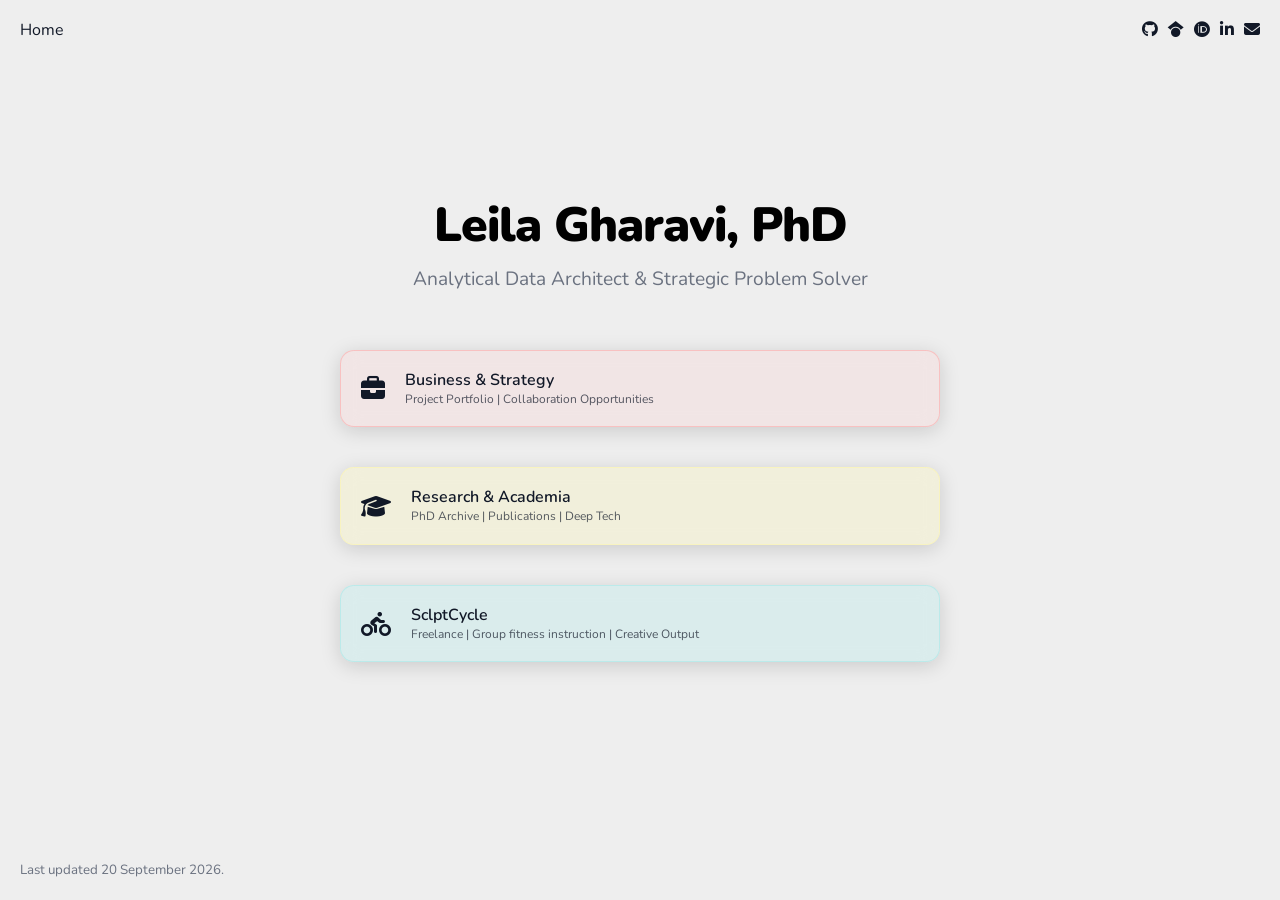
<file: index.html>
<!DOCTYPE html>
<html lang="en">
<head>
    <meta charset="utf-8" />
    <meta name="viewport" content="width=device-width, initial-scale=1" />
    <title>Leila Gharavi — Home</title>

    <link rel="stylesheet" href="/css/base.css?v=1">
    <link rel="stylesheet" href="/css/layout.css?v=1">
    <link rel="stylesheet" href="/css/components.css?v=1">
    <link rel="stylesheet" href="/css/responsive.css?v=1">

    <script defer src="/js/include.js"></script>

    <link rel="stylesheet" href="https://cdnjs.cloudflare.com/ajax/libs/font-awesome/6.7.2/css/all.min.css"/>
    <link href="https://fonts.googleapis.com/css2?family=Nunito:wght@300;400;600;700&display=swap" rel="stylesheet">
</head>

<body>

<div id="navbar"></div>

<main class="container centered-layout">
    <h1 class="main-title">Leila Gharavi, PhD</h1>
    <p class="main-tagline">Analytical Data Architect & Strategic Problem Solver</p>

    <div class="portal-grid">
        <!-- Business Portal -->
        <a href="business.html" class="glass-btn glass-red">
            <div class="btn-content">
                <i class="fas fa-briefcase"></i>
                <div class="btn-text">
                    <span class="btn-title">Business & Strategy</span>
                    <span class="btn-subtitle">Project Portfolio | Collaboration Opportunities</span>
                </div>
            </div>
        </a>

        <!-- Academic Portal -->
        <a href="academia.html" class="glass-btn glass-yellow">
            <div class="btn-content">
                <i class="fas fa-graduation-cap"></i>
                <div class="btn-text">
                    <span class="btn-title">Research & Academia</span>
                    <span class="btn-subtitle">PhD Archive | Publications | Deep Tech</span>
                </div>
            </div>
        </a>

        <!-- Personal/Misc Portal -->
        <a href="sclptcycle.html" class="glass-btn glass-teal">
            <div class="btn-content">
                <i class="fa-solid fa-person-biking"></i>
                <div class="btn-text">
                    <span class="btn-title">SclptCycle</span>
                    <span class="btn-subtitle">Freelance | Group fitness instruction | Creative Output</span>
                </div>
            </div>
        </a>
    </div>

<div id="footer"></div>

</body>
</html>
</file>
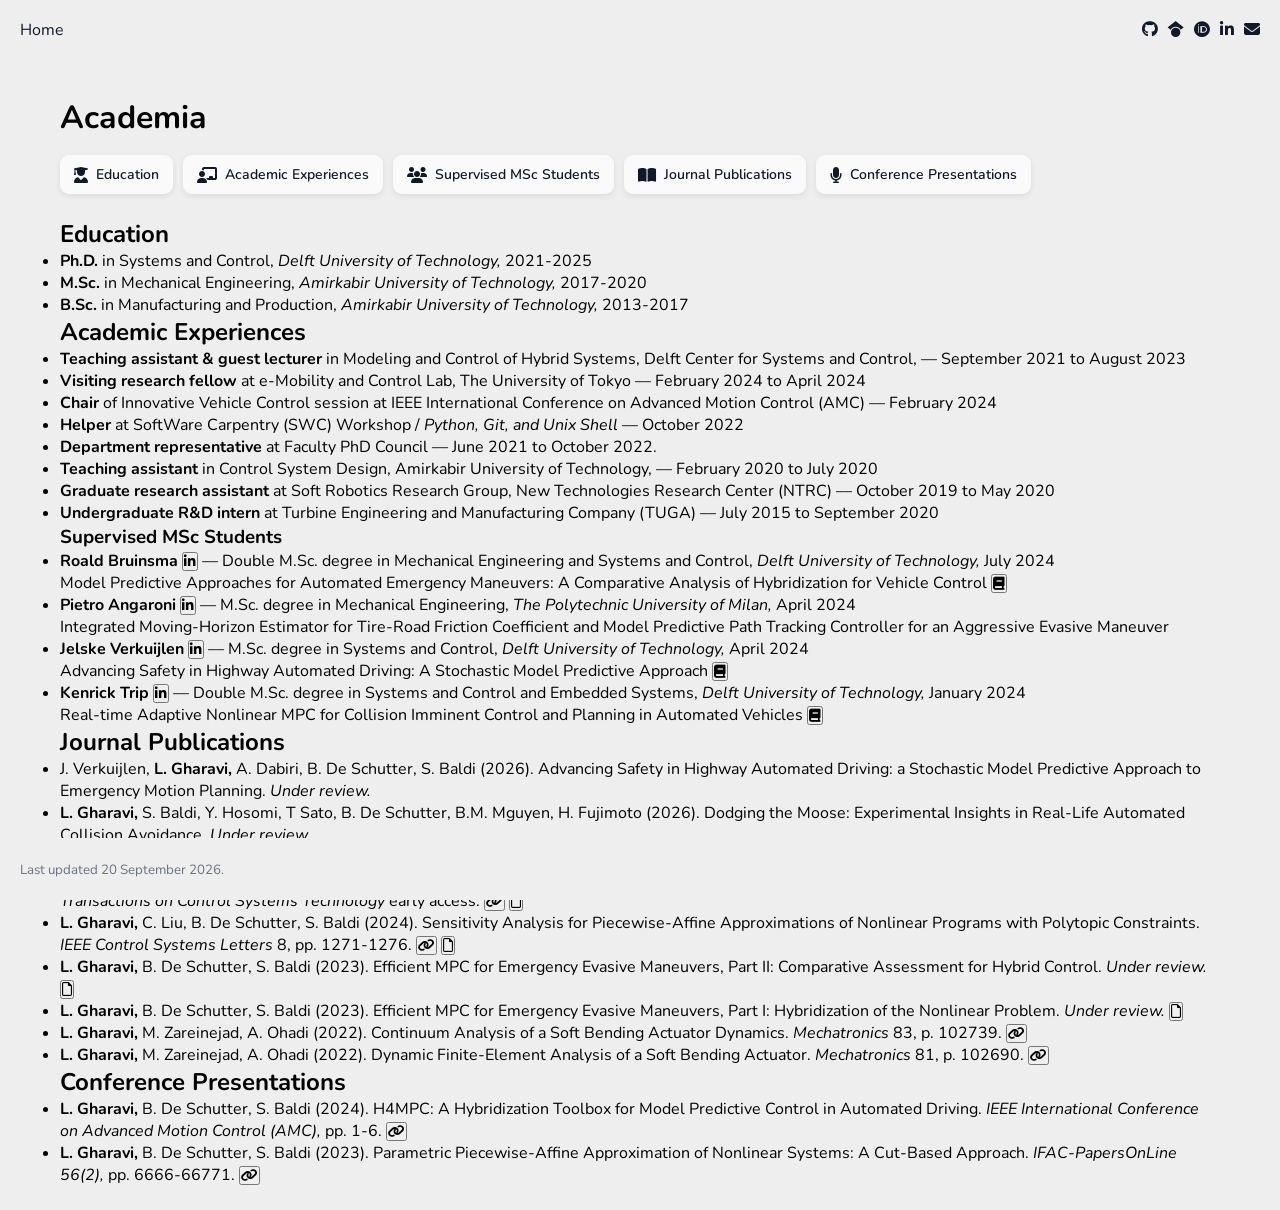
<file: academia.html>
<!DOCTYPE html>
<html lang="en">
<head>
    <meta charset="UTF-8">
    <meta http-equiv="X-UA-Compatible" content="IE-edge">
    <meta name="viewport" content="width=device-width, initial-scale=1.0">

    <title>Academia | Leila Gharavi</title>

    <!-- Your modular CSS setup (adjust paths if you’re still using styles.css only) -->
    <link rel="stylesheet" href="/css/base.css">
    <link rel="stylesheet" href="/css/layout.css">
    <link rel="stylesheet" href="/css/components.css">
    <link rel="stylesheet" href="/css/responsive.css">

    <!-- Icons & fonts -->
    <link rel="stylesheet"
          href="https://cdnjs.cloudflare.com/ajax/libs/font-awesome/6.7.2/css/all.min.css"
          integrity="sha512-Evv84Mr4kqVGRNSgIGL/F/aIDqQb7xQ2vcrdIwxfjThSH8CSR7PBEakCr51Ck+w+/U6swU2Im1vVX0SVk9ABhg=="
          crossorigin="anonymous" referrerpolicy="no-referrer" />
    <link rel="preconnect" href="https://fonts.googleapis.com">
	<link rel="preconnect" href="https://fonts.gstatic.com" crossorigin>
	<link href="https://fonts.googleapis.com/css2?family=Nunito:ital,wght@0,200..1000;1,200..1000&display=swap" rel="stylesheet">

    <!-- JS includes navbar + footer -->
    <script defer src="/js/include.js"></script>
</head>

<body>

<!-- NAVBAR (page-specific variant loaded via JS) -->
<div id="navbar"></div>

<main class="container">

    <h1>Academia</h1>

    <!-- TOP SECTION BUTTONS -->
    <nav class="section-nav">
        <a class="section-link" href="#education">
            <i class="fa-solid fa-user-graduate"></i>
            <span>Education</span>
        </a>
        <a class="section-link" href="#academic-experiences">
            <i class="fa-solid fa-chalkboard-teacher"></i>
            <span>Academic Experiences</span>
        </a>
        <a class="section-link" href="#students">
            <i class="fa-solid fa-users"></i>
            <span>Supervised MSc Students</span>
        </a>
        <a class="section-link" href="#publications">
            <i class="fa-solid fa-book-open"></i>
            <span>Journal Publications</span>
        </a>
        <a class="section-link" href="#conferences">
            <i class="fa-solid fa-microphone"></i>
            <span>Conference Presentations</span>
        </a>
    </nav>

    <!-- Optional: glass CTA to external academic profile -->
    <!--
    <a class="glass-btn glass-yellow"
       href="https://scholar.google.com/citations?hl=en&user=1U8gUSYAAAAJ"
       target="_blank" rel="noopener no-referrer">
        <i class="fa-solid fa-book-open"></i>
        <span>Click here to see my full academic profile</span>
    </a>
    -->

    <!-- =========================
         EDUCATION
    ========================== -->
    <section class="education" id="education">

        <h2>Education</h2>

        <ul>
            <li><strong>Ph.D.</strong> in Systems and Control,
                <em>Delft University of Technology,</em> 2021-2025</li>
            <li><strong>M.Sc.</strong> in Mechanical Engineering,
                <em>Amirkabir University of Technology,</em> 2017-2020</li>
            <li><strong>B.Sc.</strong> in Manufacturing and Production,
                <em>Amirkabir University of Technology,</em> 2013-2017</li>
        </ul>

    </section>

    <!-- =========================
         ACADEMIC EXPERIENCES
    ========================== -->
    <section class="academic_exp" id="academic-experiences">

        <h2>Academic Experiences</h2>

        <ul>
            <li><strong>Teaching assistant & guest lecturer</strong> in Modeling and Control of Hybrid Systems,
                Delft Center for Systems and Control,
                –– September 2021 to August 2023</li>
            <li><strong>Visiting research fellow</strong> at e-Mobility and Control Lab,
                The University of Tokyo
                –– February 2024 to April 2024</li>
            <li><strong>Chair</strong> of Innovative Vehicle Control session
                at IEEE International Conference on Advanced Motion Control (AMC)
                –– February 2024</li>
            <li><strong>Helper</strong> at SoftWare Carpentry (SWC) Workshop /
                <em>Python, Git, and Unix Shell</em>
                –– October 2022</li>
            <li><strong>Department representative</strong> at Faculty PhD Council
                –– June 2021 to October 2022.</li>
            <li><strong>Teaching assistant</strong> in Control System Design,
                Amirkabir University of Technology,
                –– February 2020 to July 2020</li>
            <li><strong>Graduate research assistant</strong> at Soft Robotics Research Group,
                New Technologies Research Center (NTRC)
                –– October 2019 to May 2020</li>
            <li><strong>Undergraduate R&D intern</strong> at Turbine Engineering and Manufacturing Company (TUGA)
                –– July 2015 to September 2020</li>
        </ul>

        <gap></gap>

        <!-- =========================
             SUPERVISED MSc STUDENTS
        ========================== -->
        <h3 id="students">Supervised MSc Students</h3>

        <ul>
            <li><strong>Roald Bruinsma</strong>

                <a href="https://www.linkedin.com/in/roald-bruinsma-6263071bb/"
                   target="_blank" rel="noopener no-referrer">
                    <button><i class="fa-brands fa-linkedin-in"></i></button>
                </a>

                ––

                Double M.Sc. degree in Mechanical Engineering and Systems and Control,
                <em>Delft University of Technology,</em> July 2024 <br>
                Model Predictive Approaches for Automated Emergency Maneuvers:
                A Comparative Analysis of Hybridization for Vehicle Control

                <a href="https://repository.tudelft.nl/record/uuid:a3f1eae7-f28e-40a4-9541-c5cb710a9beb"
                   target="_blank" rel="noopener no-referrer">
                    <button><i class="fa-solid fa-book"></i></button>
                </a>
            </li>

            <li><strong>Pietro Angaroni</strong>

                <a href="https://www.linkedin.com/in/pang98/"
                   target="_blank" rel="noopener no-referrer">
                    <button><i class="fa-brands fa-linkedin-in"></i></button>
                </a>

                ––

                M.Sc. degree in Mechanical Engineering,
                <em>The Polytechnic University of Milan,</em> April 2024 <br>
                Integrated Moving-Horizon Estimator for Tire-Road Friction Coefficient and
                Model Predictive Path Tracking Controller for an Aggressive Evasive Maneuver
            </li>

            <li><strong>Jelske Verkuijlen</strong>

                <a href="https://www.linkedin.com/in/jelske-verkuijlen-079065110/"
                   target="_blank" rel="noopener no-referrer">
                    <button><i class="fa-brands fa-linkedin-in"></i></button>
                </a>

                ––

                M.Sc. degree in Systems and Control,
                <em>Delft University of Technology,</em> April 2024 <br>
                Advancing Safety in Highway Automated Driving:
                A Stochastic Model Predictive Approach

                <a href="https://repository.tudelft.nl/record/uuid:c6aab20f-2bc5-49ba-a9d8-ea672a84a252"
                   target="_blank" rel="noopener no-referrer">
                    <button><i class="fa-solid fa-book"></i></button>
                </a>
            </li>

            <li><strong>Kenrick Trip</strong>

                <a href="https://www.linkedin.com/in/kenrick-trip/"
                   target="_blank" rel="noopener no-referrer">
                    <button><i class="fa-brands fa-linkedin-in"></i></button>
                </a>

                ––

                Double M.Sc. degree in Systems and Control and Embedded Systems,
                <em>Delft University of Technology,</em> January 2024 <br>
                Real-time Adaptive Nonlinear MPC for Collision Imminent Control and Planning in Automated Vehicles

                <a href="http://resolver.tudelft.nl/uuid:9afc5dfc-fcf7-41a1-a66e-f23b3714326c"
                   target="_blank" rel="noopener no-referrer">
                    <button><i class="fa-solid fa-book"></i></button>
                </a>
            </li>
        </ul>

        <gap></gap>

    </section>

    <!-- =========================
         JOURNAL PUBLICATIONS
    ========================== -->
    <section class="publications" id="publications">

        <h2>Journal Publications</h2>

        <ul>
            <li>J. Verkuijlen, <strong>L. Gharavi,</strong> A. Dabiri, B. De Schutter, S. Baldi (2026).
                Advancing Safety in Highway Automated Driving: a Stochastic Model Predictive Approach to Emergency Motion Planning.
                <em>Under review.</em>
            </li>

            <li><strong>L. Gharavi,</strong> S. Baldi, Y. Hosomi, T Sato, B. De Schutter, B.M. Mguyen, H. Fujimoto (2026).
                Dodging the Moose: Experimental Insights in Real-Life Automated Collision Avoidance.
                <em>Under review.</em>
            </li>

            <li><strong>L. Gharavi,</strong> B. De Schutter, S. Baldi (2024).
                Iterative Cut-Based PWA Approximation of Multi-Dimensional Nonlinear Systems.
                <em>Under review.</em>

                <a href="https://arxiv.org/abs/2410.16960" target="_blank" rel="noopener no-referrer">
                    <button><i class="fa-regular fa-file"></i></button>
                </a>
            </li>

            <li><strong>L. Gharavi,</strong> A. Dabiri, J. Verkuijlen, B. De Schutter, S. Baldi (2024).

                Proactive Emergency Collision Avoidance for Automated Driving in Highway Scenarios.
                <em>IEEE Transactions on Control Systems Technology</em> early access.

                <a href="https://ieeexplore.ieee.org/abstract/document/10714459"
                   target="_blank" rel="noopener no-referrer">
                    <button><i class="fa-solid fa-link"></i></button>
                </a>

                <a href="https://arxiv.org/abs/2310.17381"
                   target="_blank" rel="noopener no-referrer">
                    <button><i class="fa-regular fa-file"></i></button>
                </a>
            </li>

            <li><strong>L. Gharavi,</strong> C. Liu, B. De Schutter, S. Baldi (2024).

                Sensitivity Analysis for Piecewise-Affine Approximations of Nonlinear Programs with Polytopic Constraints.
                <em>IEEE Control Systems Letters</em> 8, pp. 1271-1276.

                <a href="https://ieeexplore.ieee.org/document/10547224"
                   target="_blank" rel="noopener no-referrer">
                    <button><i class="fa-solid fa-link"></i></button>
                </a>

                <a href="https://arxiv.org/abs/2405.20387"
                   target="_blank" rel="noopener no-referrer">
                    <button><i class="fa-regular fa-file"></i></button>
                </a>
            </li>

            <li><strong>L. Gharavi,</strong> B. De Schutter, S. Baldi (2023).
                Efficient MPC for Emergency Evasive Maneuvers, Part II: Comparative Assessment for Hybrid Control.
                <em>Under review.</em>
                <a href="https://arxiv.org/abs/2310.00716" target="_blank" rel="noopener no-referrer">
                    <button><i class="fa-regular fa-file"></i></button>
                </a>
            </li>

            <li><strong>L. Gharavi,</strong> B. De Schutter, S. Baldi (2023).
                Efficient MPC for Emergency Evasive Maneuvers, Part I: Hybridization of the Nonlinear Problem.
                <em>Under review.</em>
                <a href="https://arxiv.org/abs/2310.00715" target="_blank" rel="noopener no-referrer">
                    <button><i class="fa-regular fa-file"></i></button>
                </a>
            </li>

            <li><strong>L. Gharavi,</strong> M. Zareinejad, A. Ohadi (2022).
                Continuum Analysis of a Soft Bending Actuator Dynamics.
                <em>Mechatronics</em> 83, p. 102739.

                <a href="https://www.sciencedirect.com/science/article/abs/pii/S0957415822000022"
                   target="_blank" rel="noopener no-referrer">
                    <button><i class="fa-solid fa-link"></i></button>
                </a>
            </li>

            <li><strong>L. Gharavi,</strong> M. Zareinejad, A. Ohadi (2022).
                Dynamic Finite-Element Analysis of a Soft Bending Actuator.
                <em>Mechatronics</em> 81, p. 102690.

                <a href="https://www.sciencedirect.com/science/article/abs/pii/S0957415821001537"
                   target="_blank" rel="noopener no-referrer">
                    <button><i class="fa-solid fa-link"></i></button>
                </a>
            </li>
        </ul>

        <gap></gap>

        <!-- =========================
             CONFERENCE PRESENTATIONS
        ========================== -->
        <h2 id="conferences">Conference Presentations</h2>

        <ul>
            <li><strong>L. Gharavi,</strong> B. De Schutter, S. Baldi (2024).
                H4MPC: A Hybridization Toolbox for Model Predictive Control in Automated Driving.
                <em>IEEE International Conference on Advanced Motion Control (AMC),</em> pp. 1-6.

                <a href="https://ieeexplore.ieee.org/abstract/document/10505665"
                   target="_blank" rel="noopener no-referrer">
                    <button><i class="fa-solid fa-link"></i></button>
                </a>
            </li>

            <li><strong>L. Gharavi,</strong> B. De Schutter, S. Baldi (2023).
                Parametric Piecewise-Affine Approximation of Nonlinear Systems: A Cut-Based Approach.
                <em>IFAC-PapersOnLine 56(2),</em> pp. 6666-66771.

                <a href="https://www.sciencedirect.com/science/article/pii/S240589632300736X?via%3Dihub"
                   target="_blank" rel="noopener no-referrer">
                    <button><i class="fa-solid fa-link"></i></button>
                </a>
            </li>
        </ul>

    </section>

    <gap></gap>

</main>

<!-- FOOTER (fixed via CSS, content loaded via JS include) -->
<div id="footer"></div>

</body>
</html>
</file>
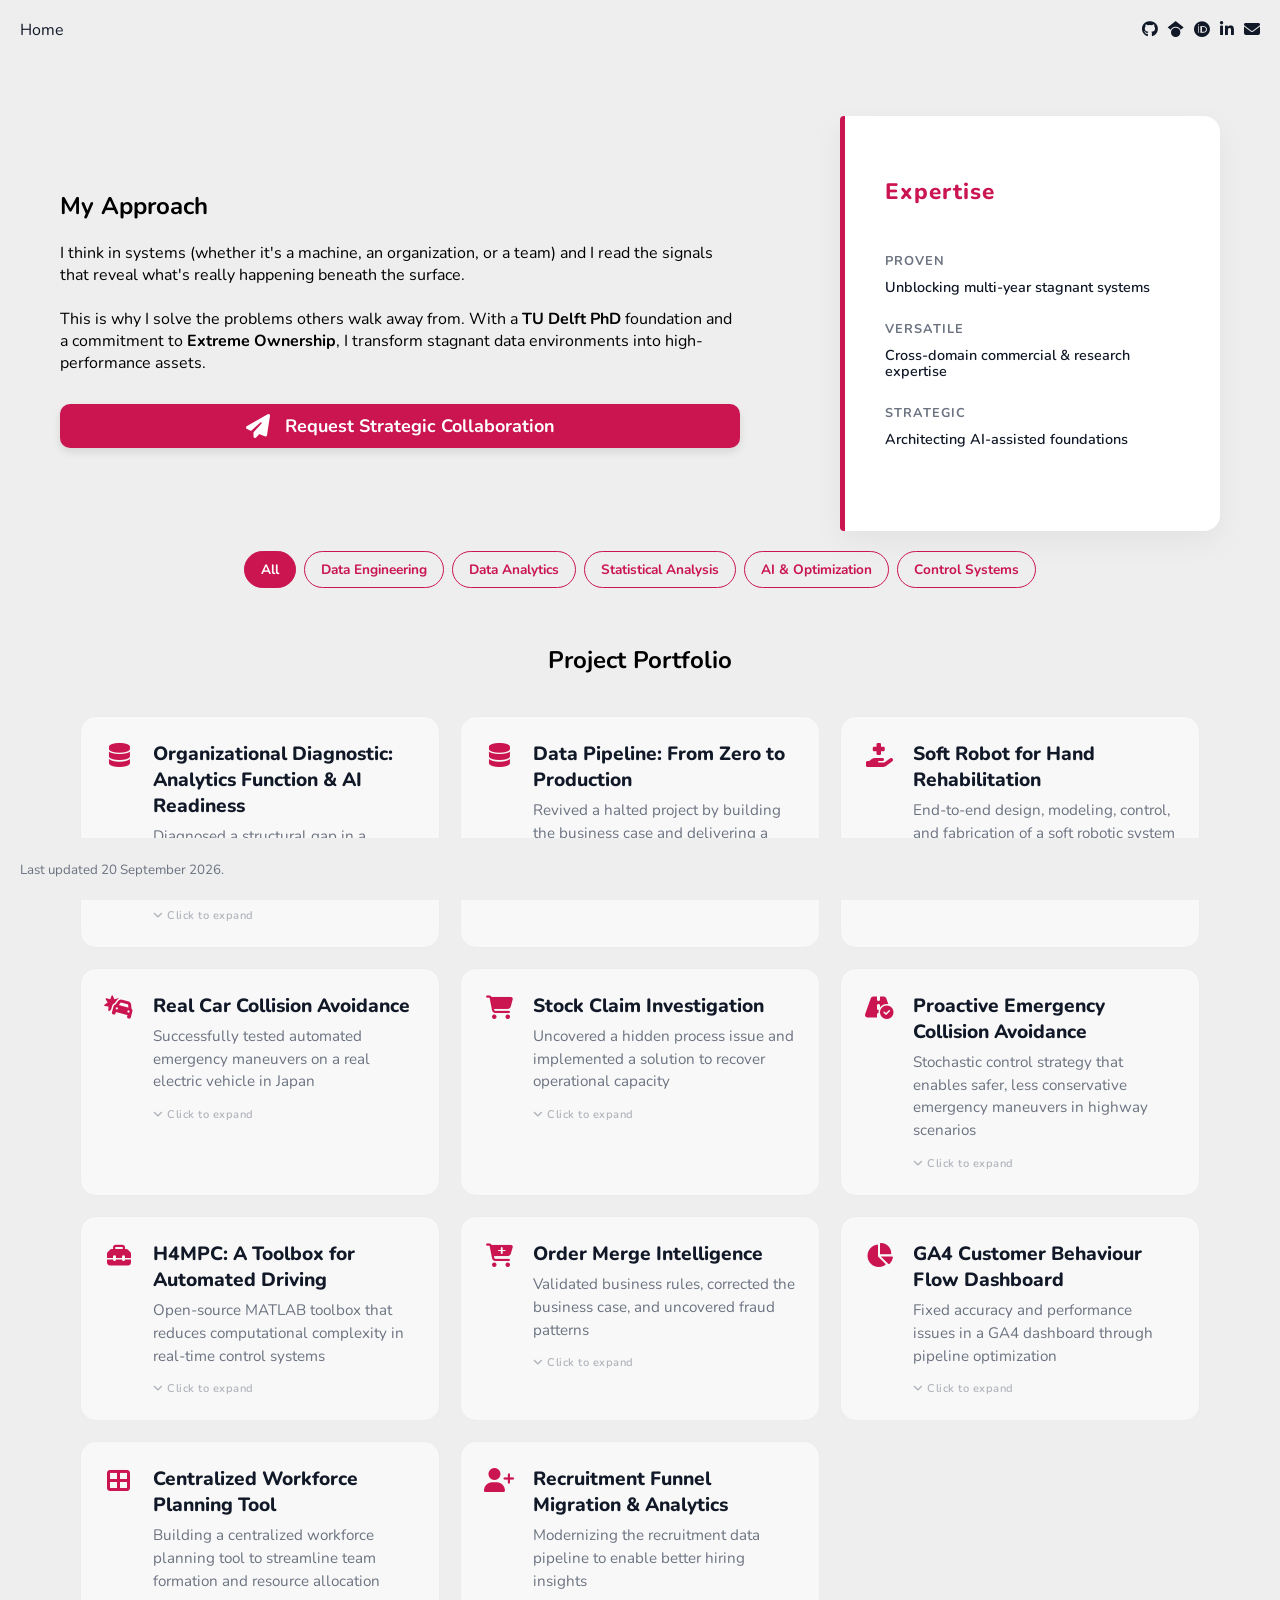
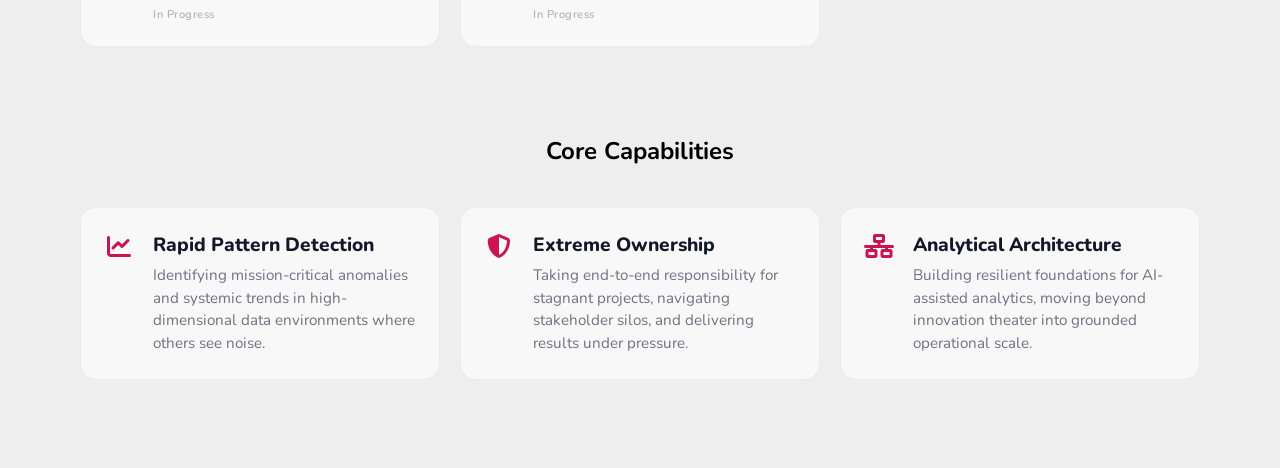
<file: business.html>
<!DOCTYPE html>
<html lang="en">
<head>
    <meta charset="UTF-8">
    <meta http-equiv="X-UA-Compatible" content="IE-edge">
    <meta name="viewport" content="width=device-width, initial-scale=1.0">

    <title>Business | Leila Gharavi</title>

    <!-- Your modular CSS setup -->
    <link rel="stylesheet" href="/css/base.css">
    <link rel="stylesheet" href="/css/layout.css">
    <link rel="stylesheet" href="/css/components.css">
    <link rel="stylesheet" href="/css/responsive.css">

    <!-- Icons & fonts -->
    <link rel="stylesheet"
        href="https://cdnjs.cloudflare.com/ajax/libs/font-awesome/6.7.2/css/all.min.css"
        integrity="sha512-Evv84Mr4kqVGRNSgIGL/F/aIDqQb7xQ2vcrdIwxfjThSH8CSR7PBEakCr51Ck+w+/U6swU2Im1vVX0SVk9ABhg=="
        crossorigin="anonymous" referrerpolicy="no-referrer" />
    <link rel="preconnect" href="https://fonts.googleapis.com">
    <link rel="preconnect" href="https://fonts.gstatic.com" crossorigin>
    <link href="https://fonts.googleapis.com/css2?family=Nunito:ital,wght@0,200..1000;1,200..1000&display=swap" rel="stylesheet">

    <!-- JS includes navbar + footer -->
    <script defer src="/js/include.js"></script>
</head>

<body>

<!-- NAVBAR (loaded dynamically) -->
<div id="navbar"></div>

<main class="container">

    <section class="hero-section no-photo">
    <div class="hero-content">
        <h1 class="hero-title" style="margin-bottom: 20px">My Approach</h1>
        
        <p class="hero-subtitle" style="margin-bottom: 30px;">
            <span>I think in systems (whether it's a machine, an organization, or a team) 
            and I read the signals that reveal what's really happening beneath the surface.</span> 
            
            <br><br>

            
            <span>This is why I solve the problems others walk away from. With a <strong>TU Delft PhD</strong> foundation and a 
            commitment to <strong>Extreme Ownership</strong>, I transform 
            stagnant data environments into high-performance assets.</span> 
            
        </p>
        <div href="mailto:gharavi95@gmail.com" class="hero-cta">
            <a href="#contact" class="big-block-btn">
                <i class="fas fa-paper-plane"></i> Request Strategic Collaboration
            </a>
        </div>
</a>

    </div>

    <!-- The "Authority Block" instead of a photo -->
    <div class="hero-authority-card">
        <div class="authority-badge">
            <span>Expertise</span>
        </div>
        <div class="stat-line">
            <strong>Proven</strong>
            <span>Unblocking multi-year stagnant systems</span>
        </div>
        <div class="stat-line">
            <strong>Versatile</strong>
            <span>Cross-domain commercial & research expertise</span>
        </div>
        <div class="stat-line">
            <strong>Strategic</strong>
            <span>Architecting AI-assisted foundations</span>
        </div>
    </div>
</section>

<!-- PROJECT FILTERS -->
<div class="filter-bar">
    <button class="filter-btn active" data-filter="all">All</button>
    <button class="filter-btn" data-filter="data-engineering">Data Engineering</button>
    <button class="filter-btn" data-filter="data-analytics">Data Analytics</button>
    <button class="filter-btn" data-filter="statistical-analysis">Statistical Analysis</button>
    <button class="filter-btn" data-filter="ai-optimization">AI & Optimization</button>
    <button class="filter-btn" data-filter="control-systems">Control Systems</button>
</div>

<!-- PROJECT PORTFOLIO -->

    <div class="container">
        <h2 style="text-align:center; margin-bottom:0px; font-weight:700;">Project Portfolio</h2>
        <div class="impact-grid">
            <section class="impact-grid">

                <!-- PROJECT: AI Analysis -->
                <div class="impact-card project-card" data-category="data-analytics ai-optimization" onclick="toggleProject(this)">
                    <div class="impact-icon">
                        <i class="fa-solid fa-database"></i>
                    </div>
                    <div class="impact-content">
                        <h3 class="impact-title">Organizational Diagnostic: Analytics Function & AI Readiness</h3>
                        <p class="impact-desc">Diagnosed a structural gap in a decentralized analytics function during an org-wide AI push.</p> 
                        <!-- HINT: Tells user to click -->
                        <div class="click-hint"><i class="fa-solid fa-angle-down"></i> Click to expand</div>
                        
                        <!-- STAR CONTENT (hidden by default) -->
                        <div class="star-content" style="display:none; margin-top:16px; border-top:2px solid var(--color-accent); padding-top:16px;">
                            
                            <div class="star-item">
                                <strong style="color:var(--color-accent);">Situation</strong>
                                <p style="margin:4px 0 12px 0; font-size:0.95rem; color:var(--color-text);">
                                    A decentralized analytics function was being asked to absorb an org-wide AI adoption push. 
                                    Two risks were compounding: the function was structurally unled, and the AI strategy was ungrounded.
                                </p>
                            </div>
                            
                            <div class="star-item">
                                <strong style="color:var(--color-accent);">Task</strong>
                                <p style="margin:4px 0 12px 0; font-size:0.95rem; color:var(--color-text);">
                                    No one assigned this. Within the first weeks, I identified the compounding risk myself 
                                    and took ownership of diagnosing it unprompted, outside my remit, and without formal authority.
                                </p>
                            </div>
                            
                            <div class="star-item">
                                <strong style="color:var(--color-accent);">Action</strong>
                                <p style="margin:4px 0 12px 0; font-size:0.95rem; color:var(--color-text);">
                                    <i class="fa-regular fa-square-check"></i> Mapped the formal org against the informal one (vacancies, reporting lines, where standards actually lived). <br>
                                    <i class="fa-regular fa-square-check"></i> Interviewed ~10 analysts on the career path and standards in practice.<br>
                                    <i class="fa-regular fa-square-check"></i> Read the promotion and standards documentation against the org chart, 
                                    surfacing that the documented advancement path routed through a role that had been vacant for an extended period.<br>
                                    <i class="fa-regular fa-square-check"></i> Connected the two risks into a single mechanism: an unled function cannot absorb 
                                    an ungrounded AI push without devaluing senior analytical judgment.<br>
                                </p>
                            </div>
                            
                            <div class="star-item">
                                <strong style="color:var(--color-accent);">Result</strong>
                                <p style="margin:4px 0 0 0; font-size:0.95rem; color:var(--color-text);">
                                    Delivered a prioritized memo proposing sequencing: <br>
                                    (1) define and protect analytical standards, <br>
                                    (2) rebuild community and leadership, and <br>
                                    (3) clarify the career path, before scaling AI. 
                                </p>
                            </div>
                            
                            <div style="margin-top:16px; display:flex; gap:16px; flex-wrap:wrap; padding-top:12px; border-top:1px solid rgba(0,0,0,0.06);">
                                <span style="font-size:0.8rem; color:var(--color-muted);">
                                    <i class="fas fa-lock"></i> Internal project, details available upon request
                                </span>
                            </div>
                        </div>
                    </div>
                </div>

                <!-- PROJECT: Data Pipeline -->
                <div class="impact-card project-card" data-category="data-engineering" onclick="toggleProject(this)">
                    <div class="impact-icon">
                        <i class="fa-solid fa-database"></i>
                    </div>
                    <div class="impact-content">
                        <h3 class="impact-title">Data Pipeline: From Zero to Production</h3>
                        <p class="impact-desc">Revived a halted project by building the business case and delivering a production-grade pipeline</p> 
                        <!-- HINT: Tells user to click -->
                        <div class="click-hint"><i class="fa-solid fa-angle-down"></i> Click to expand</div>
                        
                        <!-- STAR CONTENT (hidden by default) -->
                        <div class="star-content" style="display:none; margin-top:16px; border-top:2px solid var(--color-accent); padding-top:16px;">
                            
                            <div class="star-item">
                                <strong style="color:var(--color-accent);">Situation</strong>
                                <p style="margin:4px 0 12px 0; font-size:0.95rem; color:var(--color-text);">
                                    A large e-commerce retailer's order data was consumed by multiple business domains. A legacy pipeline existed but had unclear ownership, and the project to rebuild it had been halted.
                                </p>
                            </div>
                            
                            <div class="star-item">
                                <strong style="color:var(--color-accent);">Task</strong>
                                <p style="margin:4px 0 12px 0; font-size:0.95rem; color:var(--color-text);">
                                    Revive the halted project and deliver a new pipeline that 
                                    establishes clear ownership, 
                                    serves all domains with GDPR-compliant access controls, and
                                    replaces the legacy pipeline.
                                </p>
                            </div>
                            
                            <div class="star-item">
                                <strong style="color:var(--color-accent);">Action</strong>
                                <p style="margin:4px 0 12px 0; font-size:0.95rem; color:var(--color-text);">
                                    <strong>Business case:</strong> Quantified the value of the new pipeline 
                                    (including development velocity gains and cloud cost optimization) 
                                    which brought the project back onto the roadmap.
                                </p>
                                <p style="margin:4px 0 12px 0; font-size:0.95rem; color:var(--color-text);">
                                    <strong>Technical delivery:</strong> Architected and productionized the full pipeline:
                                    orchestration by Airflow, 
                                    modeling by dbt with star schema (facts and dimensions),
                                    storage in BigQuery with partitioned tables, and 
                                    documentation including comprehensive guides with examples for all users.
                                </p>
                            </div>
                            
                            <div class="star-item">
                                <strong style="color:var(--color-accent);">Result</strong>
                                <p style="margin:4px 0 0 0; font-size:0.95rem; color:var(--color-text);">
                                    <i class="fa-regular fa-square-check"></i> Pipeline productionized<br>
                                    <i class="fa-regular fa-square-check"></i> Clear ownership structure established<br>
                                    <i class="fa-regular fa-square-check"></i> GDPR-compliant access implemented<br>
                                    <i class="fa-regular fa-square-check"></i> Documentation enabled smooth onboarding<br>
                                    <i class="fa-regular fa-square-check"></i> Migration guide handed over to the legacy pipeline owners
                                </p>
                            </div>
                            
                            <div style="margin-top:16px; display:flex; gap:16px; flex-wrap:wrap; padding-top:12px; border-top:1px solid rgba(0,0,0,0.06);">
                                <span style="font-size:0.8rem; color:var(--color-muted);">
                                    <i class="fas fa-lock"></i> Internal project, details available upon request
                                </span>
                            </div>
                        </div>
                    </div>
                </div>

                <!-- PROJECT: Soft Robot -->
                <div class="impact-card project-card" data-category="control-systems" onclick="toggleProject(this)">
                    <div class="impact-icon">
                        <i class="fa-solid fa-hand-holding-medical"></i>
                    </div>
                    <div class="impact-content">
                        <h3 class="impact-title">Soft Robot for Hand Rehabilitation</h3>
                        <p class="impact-desc">End-to-end design, modeling, control, and fabrication of a soft robotic system for automated rehabilitation</p> 
                        <!-- HINT: Tells user to click -->
                        <div class="click-hint"><i class="fa-solid fa-angle-down"></i> Click to expand</div>
                        
                        <!-- STAR CONTENT (hidden by default) -->
                        <div class="star-content" style="display:none; margin-top:16px; border-top:2px solid var(--color-accent); padding-top:16px;">
                            
                            <div class="star-item">
                                <strong style="color:var(--color-accent);">Situation</strong>
                                <p style="margin:4px 0 12px 0; font-size:0.95rem; color:var(--color-text);">
                                    Hand rehabilitation after injury or stroke requires repetitive, controlled movement therapy. 
                                    Traditional devices are rigid, expensive, and often intimidating for patients. 
                                    Soft robotics offers a gentler alternative, but designing a safe, controllable soft actuator 
                                    for clinical use is a multidisciplinary challenge spanning mechanics, control theory, and fabrication.
                                </p>
                            </div>
                            
                            <div class="star-item">
                                <strong style="color:var(--color-accent);">Task</strong>
                                <p style="margin:4px 0 12px 0; font-size:0.95rem; color:var(--color-text);">
                                    Design, model, build, and validate a soft robotic hand rehabilitation device, 
                                    from concept to working prototype.
                                </p>
                            </div>
                            
                            <div class="star-item">
                                <strong style="color:var(--color-accent);">Action</strong>
                                <p style="margin:4px 0 12px 0; font-size:0.95rem; color:var(--color-text);">
                                    <strong>Design:</strong> Designed the soft actuator geometry from scratch, 
                                    balancing compliance for safety with force output for effective therapy.
                                </p>
                                <p style="margin:4px 0 12px 0; font-size:0.95rem; color:var(--color-text);">
                                    <strong>Modeling:</strong> Built both analytical and numerical models 
                                    to predict actuator behavior under pressure, enabling model-based controller design.
                                </p>
                                <p style="margin:4px 0 12px 0; font-size:0.95rem; color:var(--color-text);">
                                    <strong>Control:</strong> Designed controllers to ensure safe, 
                                    repeatable rehabilitation movements—automating the therapy process.
                                </p>
                                <p style="margin:4px 0 12px 0; font-size:0.95rem; color:var(--color-text);">
                                    <strong>Fabrication:</strong> Molded and 3D-printed the device, set up and configured
                                    the pneumatic control setup, including real-time signal processing for pressure and position feedback.
                                </p>
                                <p style="margin:4px 0 12px 0; font-size:0.95rem; color:var(--color-text);">
                                    <strong>Validation:</strong> Tested the full system experimentally 
                                    to verify performance and safety.
                                </p>
                            </div>
                            
                            <div class="star-item">
                                <strong style="color:var(--color-accent);">Result</strong>
                                <p style="margin:4px 0 0 0; font-size:0.95rem; color:var(--color-text);">
                                    <i class="fa-regular fa-square-check"></i> Produced a fully functional soft robotic rehabilitation prototype<br>
                                    <i class="fa-regular fa-square-check"></i> Demonstrated real-time viability in a peer-reviewed publication<br>
                                    <i class="fa-regular fa-square-check"></i> Completed end-to-end delivery from conceptual design to real-time prototype testing
                                </p>
                            </div>
                            
                            <div style="margin-top:16px; display:flex; gap:16px; flex-wrap:wrap; padding-top:12px; border-top:1px solid rgba(0,0,0,0.06);">
                                <a href="https://www.sciencedirect.com/science/article/pii/S0957415821001537" target="_blank" style="color:var(--color-accent); text-decoration:none; font-weight:600; font-size:0.9rem;">
                                    <i class="fas fa-external-link-alt"></i> View Publication 1 (Numerical)
                                </a>
                                <a href="https://www.sciencedirect.com/science/article/pii/S0957415822000022" target="_blank" style="color:var(--color-accent); text-decoration:none; font-weight:600; font-size:0.9rem;">
                                    <i class="fas fa-external-link-alt"></i> View Publication 2 (Analytical)
                                </a>
                            </div>

                        </div>
                    </div>
                </div>

                <!-- PROJECT: Dodging the Moose -->
                <div class="impact-card project-card" data-category="control-systems ai-optimization" onclick="toggleProject(this)">
                    <div class="impact-icon">
                        <i class="fa-solid fa-car-crash"></i>
                    </div>
                    <div class="impact-content">
                        <h3 class="impact-title">Real Car Collision Avoidance</h3>
                        <p class="impact-desc">Successfully tested automated emergency maneuvers on a real electric vehicle in Japan</p>
                        <!-- HINT: Tells user to click -->
                        <div class="click-hint"><i class="fa-solid fa-angle-down"></i> Click to expand</div>


                        <div class="star-content" style="display:none; margin-top:16px; border-top:2px solid var(--color-accent); padding-top:16px;">

                            <div class="star-item">
                                <strong style="color:var(--color-accent);">Situation</strong>
                                <p style="margin:4px 0 12px 0; font-size:0.95rem; color:var(--color-text);">
                                    Automated emergency braking and steering systems often fail in sudden obstacle scenarios 
                                    because they're too slow or too conservative. 
                                    Testing these systems on real cars (not just simulations) is expensive, risky, and rarely done. 
                                    I had the opportunity to work on this at e-Mobility & Control lab's electric vehicle lab.
                                </p>
                            </div>

                            <div class="star-item">
                                <strong style="color:var(--color-accent);">Task</strong>
                                <p style="margin:4px 0 12px 0; font-size:0.95rem; color:var(--color-text);">
                                    Implement and test a collision avoidance system on a real electric vehicle. 
                                    The goal was to prove that an intelligent control system can react faster and 
                                    more safely than human drivers in "moose test" (sudden static obstacles on the road) scenarios .
                                </p>
                            </div>

                            <div class="star-item">
                                <strong style="color:var(--color-accent);">Action</strong>
                                <p style="margin:4px 0 12px 0; font-size:0.95rem; color:var(--color-text);">
                                    <strong>On-the-fly adaptation:</strong> 
                                    Upon starting the assignment, I discovered that 
                                    the platform differed significantly from what we had assumed in the proposal. 
                                    I rewrote the implementation plan on the spot to work with the actual hardware and sensors available.
                                </p>
                                <p style="margin:4px 0 12px 0; font-size:0.95rem; color:var(--color-text);">
                                    <strong>Design & testing:</strong> 
                                    Developed a dual-planner system combining predictive control with a human-like "maximum steering" fallback. 
                                    Tested it across multiple speeds and hazard levels on a real test track and 
                                    validated the system's ability to avoid collisions where the controller alone failed.
                                </p>
                            </div>

                            <div class="star-item">
                                <strong style="color:var(--color-accent);">Result</strong>
                                <p style="margin:4px 0 0 0; font-size:0.95rem; color:var(--color-text);">
                                    See it in action:
                                </p>
                                <div style="margin-top:8px;">
                                    <a href="https://youtu.be/GQk1n9bXKJU?si=jctVuaqXLBNI9V63" target="_blank" style="display:inline-flex; align-items:center; gap:8px; color:var(--color-accent); text-decoration:none; font-weight:600; font-size:0.95rem; background:rgba(202,21,81,0.08); padding:6px 14px; border-radius:20px;">
                                        <i class="fab fa-youtube" style="font-size:1.2rem;"></i> Watch Real Car Test
                                    </a>
                                </div>
                            </div>

                            <div style="margin-top:16px; display:flex; gap:16px; flex-wrap:wrap; padding-top:12px; border-top:1px solid rgba(0,0,0,0.06);">
                                <a href="https://arxiv.org/pdf/2602.17512" target="_blank" style="color:var(--color-accent); text-decoration:none; font-weight:600; font-size:0.9rem;">
                                    <i class="fas fa-external-link-alt"></i> View Publication
                                </a>
                            </div>

                        </div>
                    </div>
                </div>

                <!-- PROJECT: No Man's Cart -->
                <div class="impact-card project-card" data-category="data-analytics statistical-analysis" onclick="toggleProject(this)">
                    <div class="impact-icon">
                        <i class="fa-solid fa-cart-shopping"></i>
                    </div>
                    <div class="impact-content">
                        <h3 class="impact-title">Stock Claim Investigation</h3>
                        <p class="impact-desc">Uncovered a hidden process issue and implemented a solution to recover operational capacity</p> 
                        <!-- HINT: Tells user to click -->
                        <div class="click-hint"><i class="fa-solid fa-angle-down"></i> Click to expand</div>
                        
                        <!-- STAR CONTENT (hidden by default) -->
                        <div class="star-content" style="display:none; margin-top:16px; border-top:2px solid var(--color-accent); padding-top:16px;">
                            
                            <div class="star-item">
                                <strong style="color:var(--color-accent);">Situation</strong>
                                <p style="margin:4px 0 12px 0; font-size:0.95rem; color:var(--color-text);">
                                    Stock claims were accumulating due to orders stuck in an undefined status. 
                                    The root cause was unknown, the scope was unclear, and the issue was affecting multiple stakeholders.
                                </p>
                            </div>
                            
                            <div class="star-item">
                                <strong style="color:var(--color-accent);">Task</strong>
                                <p style="margin:4px 0 12px 0; font-size:0.95rem; color:var(--color-text);">
                                    Investigate the issue independently, 
                                    identify the root cause, 
                                    quantify the impact, and 
                                    deliver a solution.
                                </p>
                            </div>
                            
                            <div class="star-item">
                                <strong style="color:var(--color-accent);">Action</strong>
                                <p style="margin:4px 0 12px 0; font-size:0.95rem; color:var(--color-text);">
                                    First, conducted a cross-functional investigation, gathering insights from multiple teams to piece together the full picture. 
                                    Identified that orders which couldn't be fulfilled were later holding stock claims, 
                                    taking up storage space and consuming purchasing capacity, even after refunds had been processed.
                                </p>
                                <p style="margin:4px 0 12px 0; font-size:0.95rem; color:var(--color-text);">
                                    Second, designed and implemented an automated process to remove known stock claims. 
                                    Performed statistical analysis to quantify the impact, establishing confidence intervals for cost recovery.
                                </p>
                            </div>
                            
                            <div class="star-item">
                                <strong style="color:var(--color-accent);">Result</strong>
                                <p style="margin:4px 0 0 0; font-size:0.95rem; color:var(--color-text);">
                                    <i class="fa-regular fa-square-check"></i> Root cause identified and documented<br>
                                    <i class="fa-regular fa-square-check"></i> Automated stock claim removal flag implemented<br>
                                    <i class="fa-regular fa-square-check"></i> Statistical analysis confirmed measurable cost recovery<br>
                                    <i class="fa-regular fa-square-check"></i> Purchasing capacity improved
                                </p>
                            </div>
                            
                            <div style="margin-top:16px; display:flex; gap:16px; flex-wrap:wrap; padding-top:12px; border-top:1px solid rgba(0,0,0,0.06);">
                                <span style="font-size:0.8rem; color:var(--color-muted);">
                                    <i class="fas fa-lock"></i> Internal project, details available upon request
                                </span>
                            </div>
                        </div>
                    </div>
                </div>
                
                <!-- PROJECT: Proactive Emergency Collision Avoidance -->
                <div class="impact-card project-card" data-category="statistical-analysis control-systems ai-optimization" onclick="toggleProject(this)">
                    <div class="impact-icon">
                        <i class="fa-solid fa-road-circle-check"></i>
                    </div>
                    <div class="impact-content">
                        <h3 class="impact-title">Proactive Emergency Collision Avoidance</h3>
                        <p class="impact-desc">Stochastic control strategy that enables safer, less conservative emergency maneuvers in highway scenarios</p>
                        <!-- HINT: Tells user to click -->
                        <div class="click-hint"><i class="fa-solid fa-angle-down"></i> Click to expand</div>

                        <div class="star-content" style="display:none; margin-top:16px; border-top:2px solid var(--color-accent); padding-top:16px;">

                            <div class="star-item">
                                <strong style="color:var(--color-accent);">Situation</strong>
                                <p style="margin:4px 0 12px 0; font-size:0.95rem; color:var(--color-text);">
                                    Automated driving systems often take overly conservative decisions in emergency situations. 
                                    For example, they take unnecessary braking because they can't predict other drivers' behavior. 
                                    This creates safety risks (e.g., rear-end collisions) and reduces trust in autonomous systems.
                                </p>
                            </div>

                            <div class="star-item">
                                <strong style="color:var(--color-accent);">Task</strong>
                                <p style="margin:4px 0 12px 0; font-size:0.95rem; color:var(--color-text);">
                                    Develop a control strategy that enables proactive emergency maneuvers 
                                    (such as safely changing lanes to avoid a collision) 
                                    rather than just reacting with conservative braking.
                                </p>
                            </div>

                            <div class="star-item">
                                <strong style="color:var(--color-accent);">Action</strong>
                                <p style="margin:4px 0 12px 0; font-size:0.95rem; color:var(--color-text);">
                                    <strong>Technical delivery:</strong> Designed a stochastic predictive planner that accounts for uncertainty in other vehicles' behavior. 
                                    The design uses advanced approximation techniques to enable real-time implementation. 
                                </p>
                                <p style="margin:4px 0 12px 0; font-size:0.95rem; color:var(--color-text);">
                                    <strong>Verification:</strong> Validated the approach in industry standard high-fidelity simulations
                                    and benchmarked against state-of-the-art methods.
                                </p>
                            </div>

                            <div class="star-item">
                                <strong style="color:var(--color-accent);">Result</strong>
                                <p style="margin:4px 0 0 0; font-size:0.95rem; color:var(--color-text);">
                                    See it in action!
                                </p>
                                <div style="margin-top:8px;">
                                    <a href="https://www.youtube.com/watch?v=UacmQDjQ2vI" target="_blank" style="display:inline-flex; align-items:center; gap:8px; color:var(--color-accent); text-decoration:none; font-weight:600; font-size:0.95rem; background:rgba(202,21,81,0.08); padding:6px 14px; border-radius:20px;">
                                        <i class="fab fa-youtube" style="font-size:1.2rem;"></i> Watch Simulation Video
                                    </a>
                                </div>
                            </div>

                            <div style="margin-top:16px; display:flex; gap:16px; flex-wrap:wrap; padding-top:12px; border-top:1px solid rgba(0,0,0,0.06);">
                                <a href="https://ieeexplore.ieee.org/abstract/document/10714459" target="_blank" style="color:var(--color-accent); text-decoration:none; font-weight:600; font-size:0.9rem;">
                                    <i class="fas fa-external-link-alt"></i> View Publication
                                </a>
                            </div>

                        </div>
                    </div>
                </div>                
            
                <!-- PROJECT: H4MPC -->
                <div class="impact-card project-card" data-category="control-systems ai-optimization" onclick="toggleProject(this)">
                    <div class="impact-icon">
                        <i class="fa-solid fa-toolbox"></i>
                    </div>
                    <div class="impact-content">
                        <h3 class="impact-title">H4MPC: A Toolbox for Automated Driving</h3>
                        <p class="impact-desc">Open-source MATLAB toolbox that reduces computational complexity in real-time control systems</p> 
                        <!-- HINT: Tells user to click -->
                        <div class="click-hint"><i class="fa-solid fa-angle-down"></i> Click to expand</div>
                        
                        <!-- STAR CONTENT (hidden by default) -->
                        <div class="star-content" style="display:none; margin-top:16px; border-top:2px solid var(--color-accent); padding-top:16px;">
                            
                            <div class="star-item">
                                <strong style="color:var(--color-accent);">Situation</strong>
                                <p style="margin:4px 0 12px 0; font-size:0.95rem; color:var(--color-text);">
                                    Real-time control systems in automated driving face a fundamental trade-off: accuracy vs. computational speed. 
                                    Nonlinear control algorithms deliver better performance but are too slow for real-time applications, 
                                    which is a critical barrier to commercialization.
                                </p>
                            </div>
                            
                            <div class="star-item">
                                <strong style="color:var(--color-accent);">Task</strong>
                                <p style="margin:4px 0 12px 0; font-size:0.95rem; color:var(--color-text);">
                                    Design a practical solution that makes nonlinear control computationally tractable 
                                    without sacrificing performance that is accessible to engineers and academics.
                                </p>
                            </div>
                            
                            <div class="star-item">
                                <strong style="color:var(--color-accent);">Action</strong>
                                <p style="margin:4px 0 12px 0; font-size:0.95rem; color:var(--color-text);">
                                    <strong>Technical delivery:</strong> Developed H4MPC, an open-source MATLAB toolbox with a graphical user interface 
                                    that automates the process of approximating complex nonlinear functions 
                                    with computationally efficient alternatives. 
                                </p>
                                <p style="margin:4px 0 12px 0; font-size:0.95rem; color:var(--color-text);">
                                    <strong>Verification:</strong> Built two real-world case studies to validate performance: 
                                    vehicle dynamics and tire saturation constraints.
                                </p>
                            </div>
                            
                            <div class="star-item">
                                <strong style="color:var(--color-accent);">Result</strong>
                                <p style="margin:4px 0 0 0; font-size:0.95rem; color:var(--color-text);">
                                    <i class="fa-regular fa-square-check"></i> Presented toolbox at IEEE Intelligent Vehicles Symposium, Kyoto, Japan<br>
                                    <i class="fa-regular fa-square-check"></i> Open-source release with active adoption<br>
                                    <i class="fa-regular fa-square-check"></i> Demonstrated real-time viability in a peer-reviewed publication<br>
                                    <i class="fa-regular fa-square-check"></i> Bridged the applicability gap between academic research and commercial incorporation
                                </p>
                            </div>
                            
                            <div style="margin-top:16px; display:flex; gap:16px; flex-wrap:wrap; padding-top:12px; border-top:1px solid rgba(0,0,0,0.06);">
                                <a href="https://ieeexplore.ieee.org/abstract/document/10505665" target="_blank" style="color:var(--color-accent); text-decoration:none; font-weight:600; font-size:0.9rem;">
                                    <i class="fas fa-external-link-alt"></i> View Publication
                                </a>
                                <a href="https://bit.ly/H4MPCV1" target="_blank" style="color:var(--color-accent); text-decoration:none; font-weight:600; font-size:0.9rem;">
                                    <i class="fa-regular fa-file-code"></i> View Toolbox
                                </a>
                            </div>

                        </div>
                    </div>
                </div>

                <!-- PROJECT: Merge Orders -->
                <div class="impact-card project-card" data-category="data-analytics" onclick="toggleProject(this)">
                    <div class="impact-icon">
                        <i class="fa-solid fa-cart-plus"></i>
                    </div>
                    <div class="impact-content">
                        <h3 class="impact-title">Order Merge Intelligence</h3>
                        <p class="impact-desc">Validated business rules, corrected the business case, and uncovered fraud patterns</p>
                        <!-- HINT: Tells user to click -->
                        <div class="click-hint"><i class="fa-solid fa-angle-down"></i> Click to expand</div>

                        <div class="star-content" style="display:none; margin-top:16px; border-top:2px solid var(--color-accent); padding-top:16px;">

                            <div class="star-item">
                                <strong style="color:var(--color-accent);">Situation</strong>
                                <p style="margin:4px 0 12px 0; font-size:0.95rem; color:var(--color-text);">
                                    The development team was building an automated system to merge orders placed in quick succession. 
                                    The business rules had been defined, but they hadn't been tested against real-world data. 
                                    Plus, the business case justifying the project was based on assumptions that needed verification.
                                </p>
                            </div>

                            <div class="star-item">
                                <strong style="color:var(--color-accent);">Task</strong>
                                <p style="margin:4px 0 12px 0; font-size:0.95rem; color:var(--color-text);">
                                    Verify the business rules against actual order data, identify bottlenecks, 
                                    validate or correct the business case, and present findings to the company.
                                </p>
                            </div>

                            <div class="star-item">
                                <strong style="color:var(--color-accent);">Action</strong>
                                <p style="margin:4px 0 12px 0; font-size:0.95rem; color:var(--color-text);">
                                    Analyzed real order data to verify the business rules against actual patterns. 
                                    Identified bottlenecks where the rules didn't match reality. 
                                    Updated the business case with corrected assumptions and more accurate projections. 
                                </p>
                            </div>

                            <div class="star-item">
                                <strong style="color:var(--color-accent);">Result</strong>
                                <p style="margin:4px 0 0 0; font-size:0.95rem; color:var(--color-text);">
                                    <i class="fa-regular fa-square-check"></i> Business rules validated and corrected.<br>
                                    <i class="fa-regular fa-square-check"></i> Business case updated with accurate assumptions and expectations.<br>
                                    <i class="fa-regular fa-square-check"></i> Delivered company-wide demo, explaining the gap between expected and actual gains, and what we learned from the discrepancy <br>
                                    <i class="fa-regular fa-square-check"></i> During the analysis, uncovered patterns that enabled the fraud detection team to identify previously unknown fraudulent cases.
                                </p>
                            </div>
                            <div style="margin-top:16px; display:flex; gap:16px; flex-wrap:wrap; padding-top:12px; border-top:1px solid rgba(0,0,0,0.06);">
                                <span style="font-size:0.8rem; color:var(--color-muted);">
                                    <i class="fas fa-lock"></i> Internal project, details available upon request
                                </span>
                            </div>
                        </div>
                    </div>
                </div>

                <!-- PROJECT: GA4 Dashboard Fix -->
                <div class="impact-card project-card" data-category="data-analytics data-engineering" onclick="toggleProject(this)">
                    <div class="impact-icon">
                        <i class="fa-solid fa-chart-pie"></i>
                    </div>
                    <div class="impact-content">
                        <h3 class="impact-title">GA4 Customer Behaviour Flow Dashboard</h3>
                        <p class="impact-desc">Fixed accuracy and performance issues in a GA4 dashboard through pipeline optimization</p>
                        <!-- HINT: Tells user to click -->
                        <div class="click-hint"><i class="fa-solid fa-angle-down"></i> Click to expand</div>

                        <div class="star-content" style="display:none; margin-top:16px; border-top:2px solid var(--color-accent); padding-top:16px;">

                            <div class="star-item">
                                <strong style="color:var(--color-accent);">Situation</strong>
                                <p style="margin:4px 0 12px 0; font-size:0.95rem; color:var(--color-text);">
                                    A widely-used dashboard tracking customer behavior flow across an e-commerce website was broken. 
                                    Built on GA4 data, the dashboard was displaying incorrect metrics due to problems in the pipeline. 
                                    Multiple teams relied on this dashboard for decision-making.
                                </p>
                            </div>

                            <div class="star-item">
                                <strong style="color:var(--color-accent);">Task</strong>
                                <p style="margin:4px 0 12px 0; font-size:0.95rem; color:var(--color-text);">
                                    Fix the dashboard by identifying what was broken in the query layer, YAML configs, and LookML. 
                                    Deliver a working dashboard that stakeholders could trust.
                                </p>
                            </div>

                            <div class="star-item">
                                <strong style="color:var(--color-accent);">Action</strong>
                                <p style="margin:4px 0 12px 0; font-size:0.95rem; color:var(--color-text);">
                                    Worked with a team of analysts to diagnose the root cause. 
                                    I wrote complex SQL queries against GA4 data in BigQuery to validate what the dashboard was displaying 
                                    vs. what the raw data actually contained. Moreover, rewrote LookML code to properly model the data for reporting, 
                                    all while collaborated closely with stakeholders to understand their actual decision-making needs.
                                </p>
                            </div>

                            <div class="star-item">
                                <strong style="color:var(--color-accent);">Result</strong>
                                <p style="margin:4px 0 0 0; font-size:0.95rem; color:var(--color-text);">
                                    <i class="fa-regular fa-square-check"></i> Dashboard accuracy restored through pipeline fixes<br>
                                    <i class="fa-regular fa-square-check"></i> Delivered the project on time<br>
                                    <i class="fa-regular fa-square-check"></i> Findings presented to stakeholders<br>
                                </p>
                            </div>
                            <div style="margin-top:16px; display:flex; gap:16px; flex-wrap:wrap; padding-top:12px; border-top:1px solid rgba(0,0,0,0.06);">
                                <span style="font-size:0.8rem; color:var(--color-muted);">
                                    <i class="fas fa-lock"></i> Internal project, details available upon request
                                </span>
                            </div>

                        </div>
                    </div>
                </div>

                <!-- PROJECT: Formation Planning -->
                <div class="impact-card project-card" data-category="data-analytics" onclick="toggleProject(this)">
                    <div class="impact-icon">
                        <i class="fa-solid fa-table-cells-large"></i>
                    </div>
                    <div class="impact-content">
                        <h3 class="impact-title">
                            Centralized Workforce Planning Tool
                        </h3>
                        <p class="impact-desc">Building a centralized workforce planning tool to streamline team formation and resource allocation</p>
                        <div class="click-hint">In Progress</div>
                    </div>
                </div>

                <!-- PROJECT: Recruitment Funnel -->
                <div class="impact-card project-card" data-category="data-analytics statistical-analysis" onclick="toggleProject(this)">
                    <div class="impact-icon">
                        <i class="fa-solid fa-user-plus"></i>
                    </div>
                    <div class="impact-content">
                        <h3 class="impact-title">
                            Recruitment Funnel Migration & Analytics
                        </h3>
                        <p class="impact-desc">Modernizing the recruitment data pipeline to enable better hiring insights</p>
                        <div class="click-hint">In Progress</div>
                    </div>
                </div>

            </section>

        </div>
    </div>   
    
    <div class="container">
        <h2 style="text-align:center; margin-bottom:0px; font-weight:700;">Core Capabilities</h2>
        <div class="impact-grid">
            <section class="impact-grid">
            
                <!-- Card 1: Pattern Recognition -->
                <div class="impact-card">
                    <div class="impact-icon">
                        <i class="fa-solid fa-chart-line"></i>
                    </div>
                    <div class="impact-content">
                        <h3 class="impact-title">Rapid Pattern Detection</h3>
                        <p class="impact-desc">Identifying mission-critical anomalies and systemic trends 
                            in high-dimensional data environments where others see noise.</p>
                    </div>
                </div>
                <!-- Card 2: Extreme Ownership -->
                <div class="impact-card">
                    <div class="impact-icon">
                        <i class="fas fa-shield-halved"></i>
                    </div>
                    <div class="impact-content">
                        <h3 class="impact-title">Extreme Ownership</h3>
                        <p class="impact-desc">Taking end-to-end responsibility for stagnant projects, 
                            navigating stakeholder silos, and delivering results under pressure.</p>
                    </div>
                </div>
                <!-- Card 3: Systemic Architecture -->
                <div class="impact-card">
                    <div class="impact-icon">
                        <i class="fas fa-network-wired"></i>
                    </div>
                    <div class="impact-content">
                        <h3 class="impact-title">Analytical Architecture</h3>
                        <p class="impact-desc">Building resilient foundations for AI-assisted analytics, 
                            moving beyond innovation theater into grounded operational scale.</p>
                    </div>
                </div>
             </section>
        </div>
    </div>                 

    


            <p>
            <!--My analytical thinking is shaped by a PhD in optimization and control systems. 
            This means I approach problems causally, asking what actually drives an outcome, 
            not just what correlates with it, and I design analyses that answer what they claim to answer.
            I treat visualization as an analytical act, not merely a presentation one.
            <li>🇮🇷 <strong>Persian / Farsi</strong> | Native </li>
            <li>🇮🇶 <strong>Arabic</strong> | Native (Iraqi dialect) </li>
            <li>🇬🇧 <strong>English</strong> | C2 (GRE), Fluent</li>
            <li>🇳🇱 <strong>Dutch / Nederlands</strong> | B1 level and actively developing</li>
            <li>🇯🇵 <strong>Japanese</strong> | Basic</li>
            -->

<!-- FOOTER (fixed via CSS, content loaded via JS) -->
<div id="footer"></div>

</body>
</html>
</file>
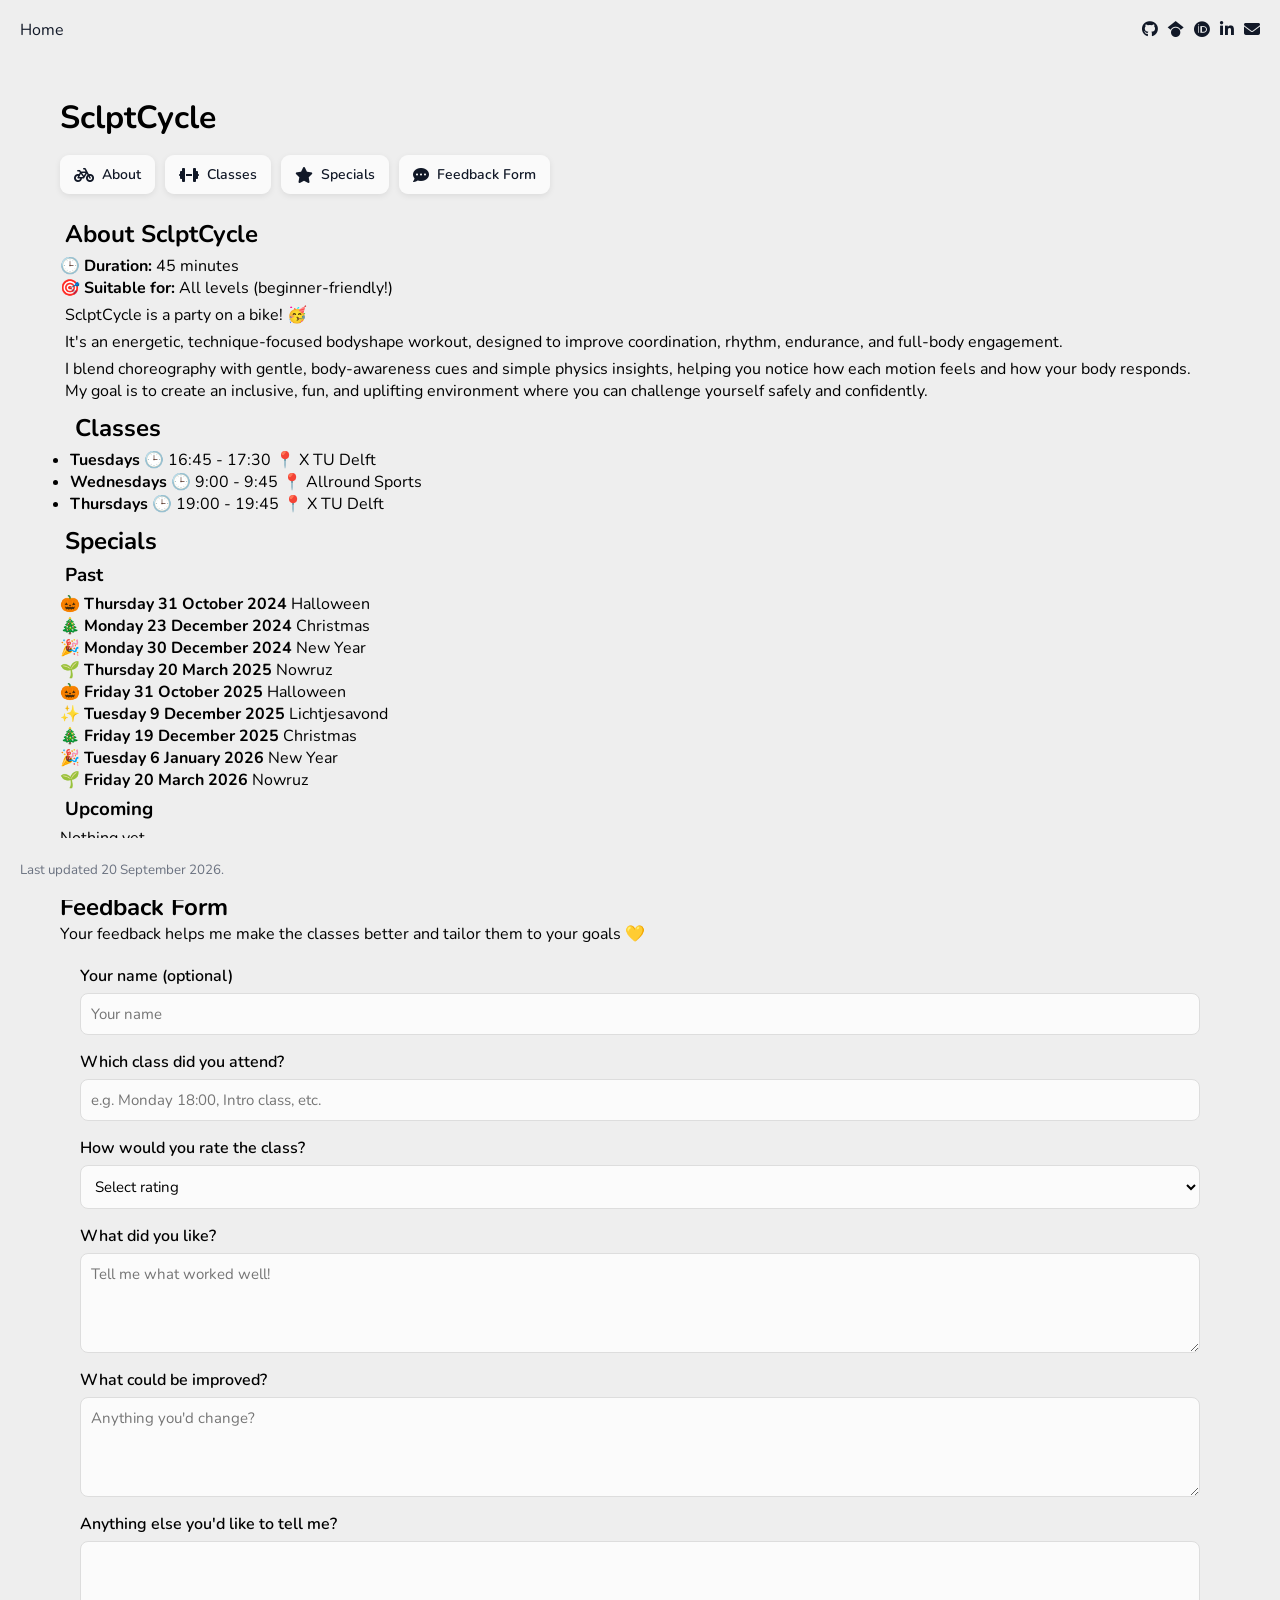
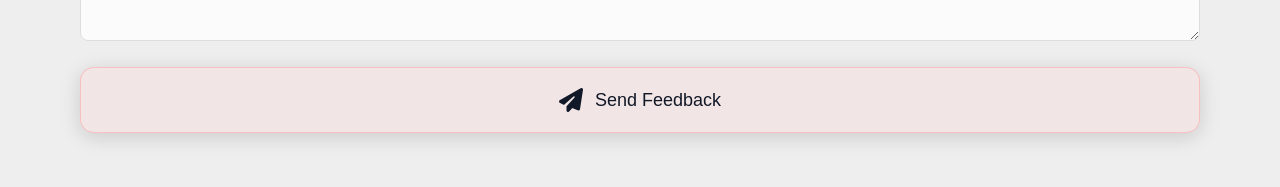
<file: sclptcycle.html>
<!DOCTYPE html>
<html lang="en">
<head>
    <meta charset="UTF-8">
    <meta http-equiv="X-UA-Compatible" content="IE-edge">
    <meta name="viewport" content="width=device-width, initial-scale=1.0">

    <title>SclptCycle | Leila Gharavi</title>

    <!-- CSS (same theme as other pages) -->
    <link rel="stylesheet" href="/css/base.css">
    <link rel="stylesheet" href="/css/layout.css">
    <link rel="stylesheet" href="/css/components.css">
    <link rel="stylesheet" href="/css/responsive.css">

    <!-- Icons & fonts -->
    <link rel="stylesheet"
          href="https://cdnjs.cloudflare.com/ajax/libs/font-awesome/6.7.2/css/all.min.css" />
    <link href="https://fonts.googleapis.com/css2?family=Nunito:wght@300;400;600;700&display=swap"
          rel="stylesheet">

    <!-- JS includes navbar + footer -->
    <script defer src="/js/include.js"></script>

    <!-- OPTIONAL: smooth scroll -->
    <style>
        html { scroll-behavior: smooth; }
    </style>
</head>

<body>

<!-- NAVBAR (page-specific) -->
<div id="navbar"></div>

<main class="container">

    <h1>SclptCycle</h1>

    <!-- TOP SECTION BUTTONS -->
    <nav class="section-nav">
        <a class="section-link" href="#about">
            <i class="fa-solid fa-bicycle"></i>
            <span>About</span>
        </a>
        <a class="section-link" href="#classes">
            <i class="fa-solid fa-dumbbell"></i>
            <span>Classes</span>
        </a>
        <a class="section-link" href="#specials">
            <i class="fa-solid fa-star"></i>
            <span>Specials</span>
        </a>
        <a class="section-link" href="#feedback">
            <i class="fa-solid fa-comment-dots"></i>
            <span>Feedback Form</span>
        </a>
    </nav>

    <!-- =========================
         ABOUT THE PROJECT
    ========================== -->
    <section id="about">
        <h2 style="margin: 5px;">About SclptCycle</h2>

        <ul>🕒 <strong>Duration:</strong> 45 minutes</ul>
        <ul>🎯 <strong>Suitable for:</strong> All levels (beginner-friendly!)</ul>
        <gap></gap>
        <p style="margin: 5px;">SclptCycle is a party on a bike! 🥳</p>
        <p style="margin: 5px;">It's an energetic, technique-focused bodyshape workout, designed to improve
            coordination, rhythm, endurance, and full-body engagement.</p>
        <gap></gap>
        <p style="margin: 5px;">
            I blend choreography with gentle, body-awareness cues and simple physics insights, 
            helping you notice how each motion feels and how your body responds. 
            My goal is to create an inclusive, fun, and
            uplifting environment where you can challenge yourself safely and confidently.
    </section>

    <gap></gap>

    <!-- =========================
         CLASS INFORMATION
    ========================== -->
    <section id="classes" style="margin: 10px;">
        <h2 style="margin: 5px;">Classes</h2>

        <ul>
            <li><strong>Tuesdays</strong> 🕒 16:45 - 17:30 📍 X TU Delft </li>
            <li><strong>Wednesdays</strong> 🕒 9:00 - 9:45 📍 Allround Sports </li>
            <li><strong>Thursdays</strong> 🕒 19:00 - 19:45 📍 X TU Delft </li>
        </ul>

        <!-- CTA to feedback section -->
        <!--<a class="glass-btn glass-red" href="#feedback">
            <i class="fa-solid fa-paper-plane"></i>
            <span>Give Feedback on Your Class</span>
        </a>-->
    </section>

    <gap></gap>

    <!-- =========================
         SPECIALS INFORMATION
    ========================== -->
    <section id="specials" style="margin-bottom: 20px;">
        <h2 style="margin: 5px;">Specials</h2>
        <h3 style="margin: 5px;">Past</h3>
            <ul>🎃 <strong>Thursday 31 October 2024</strong> Halloween</ul>
            <ul>🎄 <strong>Monday 23 December 2024</strong> Christmas</ul>
            <ul>🎉 <strong>Monday 30 December 2024</strong> New Year</ul>
            <ul>🌱 <strong>Thursday 20 March 2025</strong> Nowruz</ul>
            <ul>🎃 <strong>Friday 31 October 2025</strong> Halloween</ul>
            <ul>✨ <strong>Tuesday 9 December 2025</strong> Lichtjesavond</ul>
            <ul>🎄 <strong>Friday 19 December 2025</strong> Christmas</ul>
            <ul>🎉 <strong>Tuesday 6 January 2026</strong> New Year</ul>
            <ul>🌱 <strong>Friday 20 March 2026</strong> Nowruz</ul>
        
        <h3 style="margin: 5px;">Upcoming</h3>
            <p>Nothing yet.</p>
            <p><em>Got an idea? Tell me!</em> 😉 </p>
        <ul> 
            
        </ul>

        <gap></gap>

        <!-- CTA to feedback section -->
        <!--<a class="glass-btn glass-red" href="#feedback">
            <i class="fa-solid fa-paper-plane"></i>
            <span>Give Feedback on Your Class</span>
        </a>-->
    </section>

    <gap></gap>

    <!-- =========================
         FEEDBACK FORM
    ========================== -->
    <section id="feedback">
        <h2>Feedback Form</h2>
        <p>Your feedback helps me make the classes better and tailor them to your goals 💛</p>

        <form class="feedback-form" action="/php/send_feedback.php" method="POST" style="margin: 20px;">
            <label>
                Your name (optional)
                <input type="text" name="name" placeholder="Your name">
            </label>

            <label>
                Which class did you attend?
                <input type="text" name="class" placeholder="e.g. Monday 18:00, Intro class, etc." required>
            </label>

            <label>
                How would you rate the class?
                <select name="rating" required>
                    <option value="" disabled selected>Select rating</option>
                    <option>⭐ 1 — Not great</option>
                    <option>⭐⭐ 2 — OK</option>
                    <option>⭐⭐⭐ 3 — Good</option>
                    <option>⭐⭐⭐⭐ 4 — Very good</option>
                    <option>⭐⭐⭐⭐⭐ 5 — Amazing!</option>
                </select>
            </label>

            <label>
                What did you like?
                <textarea name="positives" placeholder="Tell me what worked well!"></textarea>
            </label>

            <label>
                What could be improved?
                <textarea name="improvements" placeholder="Anything you'd change?"></textarea>
            </label>

            <label>
                Anything else you'd like to tell me?
                <textarea name="extra"></textarea>
            </label>

            <button type="submit" class="glass-btn glass-red">
                <i class="fa-solid fa-paper-plane"></i>
                <span>Send Feedback</span>
            </button>
        </form>
    </section>

    <gap></gap>
    <gap></gap>

</main>

<!-- FOOTER -->
<div id="footer"></div>

<script>
document.querySelector(".feedback-form").addEventListener("submit", function(e){
    e.preventDefault();

    let form = this;
    let data = new FormData(form);

    fetch("/php/send_feedback.php", {
        method: "POST",
        body: data
    })
    .then(res => res.text())
    .then(text => {
        if (text.includes("SUCCESS")) {
            alert("Thank you! Your feedback has been sent ♥");
            form.reset();
        } else {
            alert("Something went wrong; please try again.");
        }
    });
});
</script>

</body>
</html>
</file>
<file: css/base.css>
:root{
    --color-bg:#eee;
    --color-text:#111827;
    --color-accent:#CA1551;
    --color-muted:#6b7280;
    --max-width:1200px;
}
*{
    margin:0;
    padding:0;
    box-sizing:border-box;
    text-decoration: none;
}
/* Only containers that need gap should have it */
.greetings,
.section-nav,
.feedback-form {
    gap: 10px;
}
body{
    font-family:'Nunito',sans-serif;
    background:var(--color-bg);
    padding-top:72px;
}
section{
    scroll-margin-top:60px;
}
</file>
<file: css/layout.css>
.container{
    max-width:var(--max-width);
    margin:auto;
    padding:24px 20px;
}
.styled-list{
    margin-top:10px;
    padding-left:20px;
}
.styled-list li{
    margin-bottom:10px;
}

.centered-layout {
    display: flex;
    flex-direction: column;
    align-items: center;
    justify-content: center;
    min-height: 80vh;
    text-align: center;
}

.main-title {
    font-size: 3rem;
    font-weight: 900;
    margin-bottom: 8px;
    letter-spacing: -1px;
}

.main-tagline {
    font-size: 1.2rem;
    color: var(--color-muted);
    margin-bottom: 48px;
}

.portal-grid {
    display: flex;
    flex-direction: column;
    gap: 20px;
    width: 100%;
    max-width: 600px; /* Keeps the buttons from stretching too wide */
}

/* Make the buttons feel like "Pillars" */
.glass-bold {
    background: rgba(202, 21, 81, 0.1);
    border-color: rgba(202, 21, 81, 0.3);
}

.btn-content {
    display: flex;
    align-items: center;
    gap: 20px;
    width: 100%;
    text-align: left;
}
</file>
<file: css/components.css>
/* NAVBAR */
.navbar{
    height:60px;
    display:flex;
    align-items:center;
    justify-content:space-between;
    padding:0 20px;
    background: var(--color-bg);
    color: var(--color-text);
    position:fixed;
    top:0;
    left:0;
    right:0;
    z-index:1000;
}
/* the following stops weird inconsistent link colors */
.navbar a, 
.navbar a i {
    color: var(--text-color) !important;
} 
.brand{
    text-decoration:none;
    color:var(--color-text);
}
.nav-right{
    display:flex;
    gap:10px;
    color:var(--color-text);
    text-decoration:none;
}
.nav-link{
    color:var(--color-text);
    text-decoration:none;
    padding:6px 10px;
    border-radius:6px;
    font-weight:600;
}
.nav-link:hover{
    background:var(--color-bg);
}
.btn{
    display:inline-flex;
    align-items:center;
    padding:8px 12px;
    border:2px solid var(--color-accent);
    color:var(--color-accent);
    text-decoration:none;
    border-radius:8px;
    font-weight:700;
}
.btn:hover{
    background:var(--color-accent);
    color:var(--color-bg);}
.site-footer{
    position:fixed;
    text-align:left;
    padding:20px;
    margin-top:40px;
    bottom:0;
    left:0;
    width:100%;
    background:var(--color-bg);
    color:var(--color-muted);
    z-index: 900;
}
.placeholder-headshot{
    width:200px;
    height:200px;
    background:#eee;
    border-radius:12px;
    display:flex;
    align-items:center;
    justify-content:center;
    color:#999;
    font-weight:700;
}
/* BLOCK BUTTON */
.big-block-btn {
    display:flex;
    align-items:center;
    justify-content:center;
    gap:15px;
    width:100%;
    padding:10px;
    margin:10px 0;
    border-radius:10px;
    background-color:var(--color-accent);
    color:white;
    text-decoration:none;
    font-size:18px;
    font-weight:700;
    box-shadow:0 4px 8px rgba(0,0,0,0.1);
    transition: transform 0.15s ease, box-shadow 0.15s ease;
}
.big-block-btn:hover {
    transform: translateY(-2px);
    box-shadow: 0 6px 14px rgba(0,0,0,0.15);
    background-color: #b01246; /* slightly darker accent */
}
.big-block-btn i {
    font-size: 24px;
}
/* GLASS BUTTON */
.glass-btn {
    display:flex;
    align-items:center;
    justify-content:center;
    gap:12px;
    width:100%;
    padding:20px;
    border-radius: 14px;
    margin:10px 0;
    /* glass effect */
    background:rgba(255, 255, 255, 0.15);
    backdrop-filter:blur(10px);
    -webkit-backdrop-filter:blur(10px);
    border:1.5px solid rgba(255, 255, 255, 0.3);
    /* text & icon */
    color:var(--color-text);
    text-decoration: none;
    font-size:18px;
    font-weight:400;
    /* effects */
    box-shadow: 0 4px 20px rgba(0,0,0,0.15);
    position:relative;
    overflow:hidden;
    transition:transform 0.2s ease, box-shadow 0.2s ease, background 0.3s ease;
}
.glass-btn:hover {
    transform: translateY(-3px);
    box-shadow: 0 6px 28px rgba(0,0,0,0.25);
    background: rgba(255, 255, 255, 0.25);
}
.glass-btn i {
    font-size: 24px;
}
/* shiny highlight streak */
.glass-btn::after {
    content:"";
    position:absolute;
    top:-50%;
    left:-20%;
    width:40%;
    height:200%;
    /* angled white gradient streak */
    background:linear-gradient(
        120deg,
        rgba(255,255,255,0) 0%,
        rgba(255,255,255,0.6) 50%,
        rgba(255,255,255,0) 100%
    );
    transform:translateX(-150%) rotate(25deg);
    transition: transform 0.6s ease;
}
.glass-btn:hover::after {
    transform:translateX(300%) rotate(25deg);
}
/* Yellow tint (Academia) */
.glass-yellow {
    background:rgba(255, 245, 157, 0.22); /* light pastel yellow */
    border-color:rgba(255, 245, 157, 0.45);
}
.glass-yellow:hover {
    background:rgba(255, 245, 157, 0.32);
}
/* Red tint (SclptCycle) */
.glass-red{
    background:rgba(255, 200, 200, 0.22); /* soft pinkish red */
    border-color:rgba(255, 150, 150, 0.45);
}
.glass-red:hover{
    background:rgba(255, 200, 200, 0.32);
}
/* Teal tint (Skills maybe) */
.glass-teal{
    background:rgba(150, 230, 230, 0.22); /* soft aqua */
    border-color:rgba(150, 230, 230, 0.45);
}
.glass-teal:hover{
    background:rgba(150, 230, 230, 0.32);
}
/* NAVIGATION BUTTONS */
/* Buttons that link to sections within the academic page */
.section-nav {
    display:flex;
    flex-wrap:wrap;
    gap:10px;
    margin:16px 0 24px;
}
.section-link {
    display:inline-flex;
    align-items:center;
    gap:8px;
    padding:10px 14px;
    border-radius:9px;
    background:rgba(255, 255, 255, 0.7);
    color:var(--color-text);
    text-decoration:none;
    font-size:14px;
    font-weight:600;
    box-shadow:0 2px 6px rgba(0,0,0,0.08);
    transition:background 0.2s ease, transform 0.15s ease, box-shadow 0.2s ease;
}
.section-link i {
    font-size: 16px;
}
.section-link:hover {
    background:rgba(255, 255, 255, 0.95);
    transform:translateY(-1px);
    box-shadow:0 4px 10px rgba(0,0,0,0.12);
}
/* SCLPTCYCLE FORM */
.feedback-form {
    display: flex;
    flex-direction: column;
    gap: 16px;
    margin-top: 20px;
}

.feedback-form label {
    display: flex;
    flex-direction: column;
    font-weight: 600;
    color: var(--text);
}

.feedback-form input,
.feedback-form select,
.feedback-form textarea {
    margin-top: 6px;
    padding: 10px;
    border-radius: 8px;
    border: 1.5px solid #ddd;
    font-size: 15px;
    font-family: inherit;
    background: rgba(255,255,255,0.8);
}

.feedback-form textarea {
    min-height: 100px;
}

.feedback-form button {
    margin-top: 10px;
    align-self: flex-start;
}

.card-btn {
  display: flex;
  align-items: center;
  gap: 12px;
  text-decoration: none;
}

.btn-icon {
  font-size: 20px;
}

.btn-text {
  display: flex;
  flex-direction: column;
  line-height: 1.2;
}

.btn-title {
  font-size: 16px;
  font-weight: 600;
}

.btn-subtitle {
  font-size: 12px;
  opacity: 0.7;
  margin-top: 2px;
}

/* IMPACT GRID SYSTEM */
.impact-grid {
    display: grid;
    grid-template-columns: repeat(auto-fit, minmax(300px, 1fr));
    gap: 20px;
    margin: 20px 0;
}

.impact-card {
    background: rgba(255, 255, 255, 0.6); /* Semi-transparent for that clean look */
    border: 1px solid rgba(0, 0, 0, 0.05);
    border-radius: 16px;
    padding: 24px;
    display: flex;
    align-items: flex-start; /* Aligns icon to top of text */
    gap: 20px;
    transition: all 0.3s ease;
}

.impact-card:hover {
    background: #fff;
    transform: translateY(-5px);
    box-shadow: 0 12px 30px rgba(0, 0, 0, 0.08);
    border-color: var(--color-accent);
}

/* Icon Styling */
.impact-icon {
    flex-shrink: 0;
    width: 28px;
    height: 28px;
    /*background: var(--color-accent);*/
    color: var(--color-accent);
    /*border-radius: 0px;*/
    display: flex;
    align-items: center;
    justify-content: center;
    font-size: 24px;
    /*box-shadow: 0 4px 12px rgba(202, 21, 81, 0.2);*/
}

/* Text Content Styling */
.impact-content {
    display: flex;
    flex-direction: column;
    gap: 6px;
}

.impact-title {
    font-size: 1.2rem;
    font-weight: 800;
    color: var(--color-text);
    margin: 0;
}

.impact-desc {
    font-size: 0.95rem;
    line-height: 1.5;
    color: var(--color-muted);
    margin: 0;
}

/* Responsive adjustment for small screens */
@media (max-width: 480px) {
    .impact-card {
        flex-direction: column; /* Stack icon on top of text for narrow phones */
        align-items: center;
        text-align: center;
    }
    .impact-icon {
        margin-bottom: 20px;
    }
}

.hero-section.no-photo {
    display: flex;
    align-items: center;
    justify-content: space-between;
    gap: 100px;
    padding: 20px 0;
}

.hero-authority-card {
    flex: 0 0 380px;
    min-height: 200px;
    background: #fff;
    border-left: 5px solid var(--color-accent);
    padding: 60px 40px;
    box-shadow: 0 10px 30px rgba(0,0,0,0.05);
    border-radius: 4px 16px 16px 4px;
}

.authority-badge {
    display: flex;
    align-items: center;
    gap: 4px;
    font-size: 1.4rem;
    font-weight: 800;
    color: var(--color-accent);
    margin-bottom: 45px;
    /*text-transform: uppercase;*/
    letter-spacing: 1px;
}

.stat-line {
    margin-bottom: 24px;
    display: flex;
    flex-direction: column;
    font-size: smaller;
}

.stat-line strong {
    font-size: 0.8rem;
    text-transform: uppercase;
    color: var(--color-muted);
    letter-spacing: 1px;
    margin-bottom: 5px;
}

.stat-line span {
    font-size: 0.9rem;
    font-weight: 600;
    color: var(--color-text);
    line-height: 1.1;
    margin-top: 5px;
}

/* Responsive: Center everything for mobile */
@media (max-width: 850px) {
    .hero-section.no-photo {
        flex-direction: column;
        text-align: center;
        padding: 40px 20px;
    }
    .hero-authority-card {
        flex: 1;
        width: 100%;
        border-left: none;
        border-top: 5px solid var(--color-accent);
        border-radius: 16px;
    }
}

/* PROJECT CARD EXPANSION */
.project-card {
    cursor: pointer;
    transition: all 0.3s ease;
}

.project-card.expanded {
    background: #fff;
    box-shadow: 0 8px 30px rgba(0,0,0,0.12);
}

/* Hint text that you're clickable */
.project-card .click-hint {
    font-size: 0.7rem;
    color: var(--color-muted);
    opacity: 0.5;
    margin-top: 8px;
    font-weight: 600;
    letter-spacing: 0.5px;
}

/* Smooth animation for STAR content */
.star-content {
    animation: fadeIn 0.25s ease;
}

@keyframes fadeIn {
    from { opacity: 0; transform: translateY(-6px); }
    to { opacity: 1; transform: translateY(0); }
}

/* FILTER BAR */
.filter-bar {
    display: flex;
    flex-wrap: wrap;
    gap: 8px;
    justify-content: center;
    margin-bottom: 32px;
}

.filter-btn {
    padding: 8px 16px;
    border: 1.5px solid var(--color-accent);
    background: transparent;
    color: var(--color-accent);
    border-radius: 20px;
    font-family: 'Nunito', sans-serif;
    font-size: 0.85rem;
    font-weight: 700;
    cursor: pointer;
    transition: all 0.2s ease;
}

.filter-btn:hover {
    background: rgba(202, 21, 81, 0.08);
}

.filter-btn.active {
    background: var(--color-accent);
    color: #fff;
}

/* TAG BLOCKS */
.project-tags {
    display: flex;
    flex-wrap: wrap;
    gap: 6px;
    margin-top: 8px;
}

.tag {
    display: inline-block;
    padding: 4px 12px;
    border-radius: 6px;
    background: rgba(202, 21, 81, 0.08);
    color: var(--color-accent);
    font-size: 0.7rem;
    font-weight: 700;
    letter-spacing: 0.3px;
    text-transform: uppercase;
}

/* HIDE CARDS WHEN FILTERED OUT */
.project-card.hidden {
    display: none;
}
</file>
<file: css/responsive.css>
@media(max-width:520px){
    .nav-link{display:none;}
    .placeholder-headshot{width:150px;height:150px;}
}
@media(min-width:700px){
    .greetings{
        display:flex;
        align-items:center;
        justify-content:space-between;
        gap:30px;
    }
    .greeting-text{flex:1;}
    .greeting-image{flex:0 0 240px;}
}
</file>
